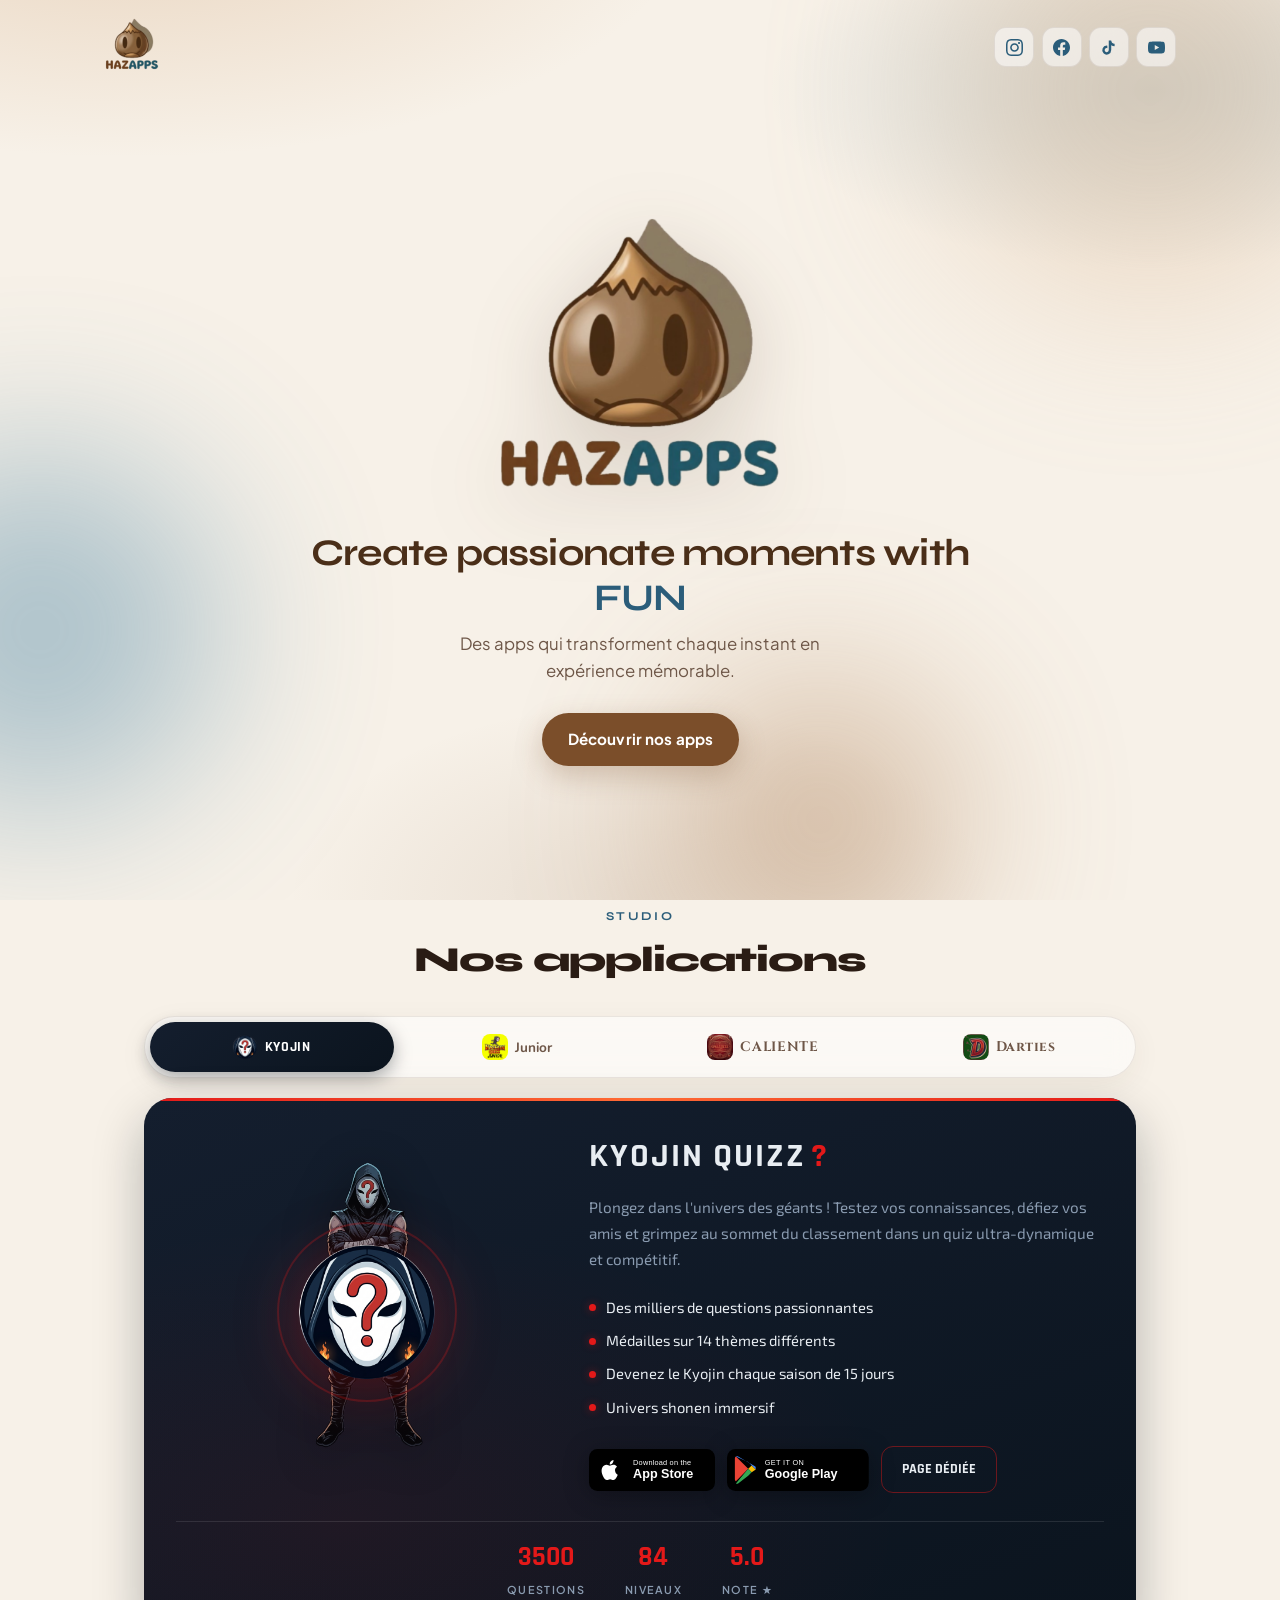
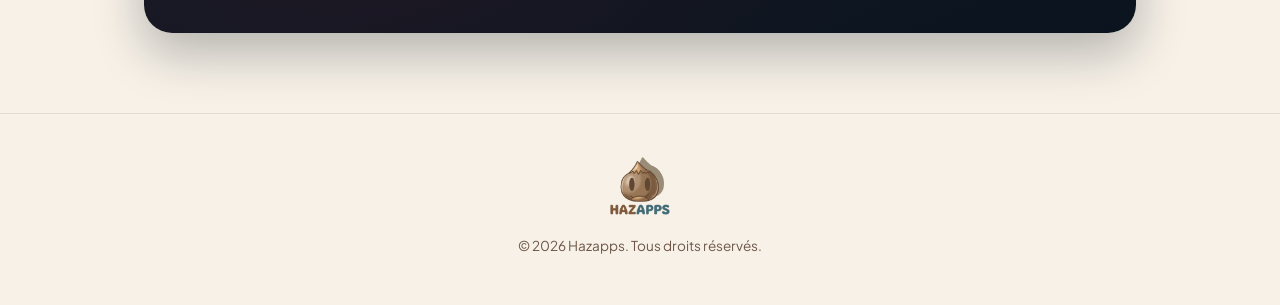
<file: index.html>
<!DOCTYPE html>
<html lang="fr">
<head>
  <meta charset="UTF-8">
  <link rel="icon" type="image/svg+xml" href="assets/Hazapp.svg">
  <meta name="viewport" content="width=device-width, initial-scale=1.0">
  <meta name="description" content="Hazapps — Create passionate moments with FUN. Kyojin Quizz, Kyojin Quizz Junior, Caliente et Darties.">
  <title>Hazapps — Create passionate moments with FUN</title>
  <link rel="preconnect" href="https://fonts.googleapis.com">
  <link rel="preconnect" href="https://fonts.gstatic.com" crossorigin>
  <link href="https://fonts.googleapis.com/css2?family=Cinzel:wght@600;700&family=Exo+2:wght@400;500;600&family=Nunito:wght@600;700;800;900&family=Plus+Jakarta+Sans:wght@400;500;600;700&family=Rajdhani:wght@600;700&family=Syne:wght@600;700;800&display=swap" rel="stylesheet">
  <link rel="stylesheet" href="styles.css">
</head>
<body>
  <div class="bg-mesh" aria-hidden="true">
    <span class="mesh mesh-a"></span>
    <span class="mesh mesh-b"></span>
    <span class="mesh mesh-c"></span>
  </div>

  <header class="topbar">
    <a href="index.html" class="topbar__brand" aria-label="Hazapps — accueil">
      <img src="assets/logo.png" alt="Hazapps" width="140" height="140">
    </a>
    <nav class="social-links" aria-label="Réseaux sociaux">
      <a href="https://www.instagram.com/kyojinquizz/" target="_blank" rel="noopener noreferrer" class="social-link" aria-label="Instagram">
        <svg viewBox="0 0 24 24" fill="currentColor"><path d="M12 2.163c3.204 0 3.584.012 4.85.07 3.252.148 4.771 1.691 4.919 4.919.058 1.265.069 1.645.069 4.849 0 3.205-.012 3.584-.069 4.849-.149 3.225-1.664 4.771-4.919 4.919-1.266.058-1.644.07-4.85.07-3.204 0-3.584-.012-4.849-.07-3.26-.149-4.771-1.699-4.919-4.92-.058-1.265-.07-1.644-.07-4.849 0-3.204.013-3.583.07-4.849.149-3.227 1.664-4.771 4.919-4.919 1.266-.057 1.645-.069 4.849-.069zm0-2.163c-3.259 0-3.667.014-4.947.072-4.358.2-6.78 2.618-6.98 6.98-.059 1.281-.073 1.689-.073 4.948 0 3.259.014 3.668.072 4.948.2 4.358 2.618 6.78 6.98 6.98 1.281.058 1.689.072 4.948.072 3.259 0 3.668-.014 4.948-.072 4.354-.2 6.782-2.618 6.979-6.98.059-1.28.073-1.689.073-4.948 0-3.259-.014-3.667-.072-4.947-.196-4.354-2.617-6.78-6.979-6.98-1.281-.059-1.69-.073-4.949-.073zm0 5.838c-3.403 0-6.162 2.759-6.162 6.162s2.759 6.163 6.162 6.163 6.162-2.759 6.162-6.163c0-3.403-2.759-6.162-6.162-6.162zm0 10.162c-2.209 0-4-1.79-4-4 0-2.209 1.791-4 4-4s4 1.791 4 4c0 2.21-1.791 4-4 4zm6.406-11.845c-.796 0-1.441.645-1.441 1.44s.645 1.44 1.441 1.44c.795 0 1.439-.645 1.439-1.44s-.644-1.44-1.439-1.44z"/></svg>
      </a>
      <a href="https://www.facebook.com/profile.php?id=61593348682160&locale=fr_FR" target="_blank" rel="noopener noreferrer" class="social-link" aria-label="Facebook">
        <svg viewBox="0 0 24 24" fill="currentColor"><path d="M24 12.073c0-6.627-5.373-12-12-12s-12 5.373-12 12c0 5.99 4.388 10.954 10.125 11.854v-8.385H7.078v-3.47h3.047V9.43c0-3.007 1.792-4.669 4.533-4.669 1.312 0 2.686.235 2.686.235v2.953H15.83c-1.491 0-1.956.925-1.956 1.874v2.25h3.328l-.532 3.47h-2.796v8.385C19.612 23.027 24 18.062 24 12.073z"/></svg>
      </a>
      <a href="https://www.tiktok.com/@kyojinquizz" target="_blank" rel="noopener noreferrer" class="social-link" aria-label="TikTok">
        <svg viewBox="0 0 24 24" fill="currentColor"><path d="M19.59 6.69a4.83 4.83 0 0 1-3.77-4.25V2h-3.45v13.67a2.89 2.89 0 0 1-5.2 1.74 2.89 2.89 0 0 1 2.31-4.64 2.93 2.93 0 0 1 .88.13V9.4a6.84 6.84 0 0 0-1-.05A6.33 6.33 0 0 0 5 20.1a6.34 6.34 0 0 0 10.86-4.43v-7a8.16 8.16 0 0 0 4.77 1.52v-3.4a4.85 4.85 0 0 1-1-.1z"/></svg>
      </a>
      <a href="https://www.youtube.com/@KyojinQuizz" target="_blank" rel="noopener noreferrer" class="social-link" aria-label="YouTube">
        <svg viewBox="0 0 24 24" fill="currentColor"><path d="M23.498 6.186a3.016 3.016 0 0 0-2.122-2.136C19.505 3.545 12 3.545 12 3.545s-7.505 0-9.377.505A3.017 3.017 0 0 0 .502 6.186C0 8.07 0 12 0 12s0 3.93.502 5.814a3.016 3.016 0 0 0 2.122 2.136c1.871.505 9.376.505 9.376.505s7.505 0 9.377-.505a3.015 3.015 0 0 0 2.122-2.136C24 15.93 24 12 24 12s0-3.93-.502-5.814zM9.545 15.568V8.432L15.818 12l-6.273 3.568z"/></svg>
      </a>
    </nav>
  </header>

  <main>
    <section class="hero">
      <div class="hero__logo-wrap">
        <img src="assets/logo.png" alt="Hazapps" class="hero__logo" width="420" height="420">
      </div>
      <p class="hero__slogan">
        Create passionate moments with <span class="hero__fun">FUN</span>
      </p>
      <p class="hero__tagline">Des apps qui transforment chaque instant en expérience mémorable.</p>
      <a href="#apps" class="hero__cta">Découvrir nos apps</a>
    </section>

    <section class="apps" id="apps" aria-labelledby="apps-title">
      <p class="apps__eyebrow">Studio</p>
      <h2 id="apps-title" class="apps__title">Nos applications</h2>

      <div class="tabs" role="tablist" aria-label="Applications Hazapps" data-active="kyojin">
        <button class="tab tab--kyojin active" role="tab" id="tab-kyojin" aria-selected="true" aria-controls="panel-kyojin" data-tab="kyojin">
          <img src="assets/KQ_Logo.png" alt="" class="tab__logo" width="28" height="28">
          <span class="tab__label">Kyojin</span>
        </button>
        <button class="tab tab--junior" role="tab" id="tab-junior" aria-selected="false" aria-controls="panel-junior" data-tab="junior">
          <img src="assets/logo_kqj.png" alt="" class="tab__logo" width="28" height="28">
          <span class="tab__label">Junior</span>
        </button>
        <button class="tab tab--caliente" role="tab" id="tab-caliente" aria-selected="false" aria-controls="panel-caliente" data-tab="caliente">
          <img src="assets/caliente_icon.png" alt="" class="tab__logo" width="28" height="28">
          <span class="tab__label">Caliente</span>
        </button>
        <button class="tab tab--darties" role="tab" id="tab-darties" aria-selected="false" aria-controls="panel-darties" data-tab="darties">
          <img src="assets/Logo_App_darties.png" alt="" class="tab__logo" width="28" height="28">
          <span class="tab__label">Darties</span>
        </button>
        <div class="tabs__slider" aria-hidden="true"></div>
      </div>

      <div class="panels">
        <article class="panel panel--kyojin active" role="tabpanel" id="panel-kyojin" aria-labelledby="tab-kyojin">
          <div class="panel__content">
            <div class="panel__visual">
              <div class="app-showcase app-showcase--kyojin">
                <img src="assets/personnage_kyojin_quizz.png" alt="" class="app-showcase__character" width="220" height="320" aria-hidden="true">
                <div class="app-showcase__logo-ring" aria-hidden="true"></div>
                <img src="assets/KQ_Logo.png" alt="Logo Kyojin Quizz" class="app-showcase__logo" width="160" height="160">
              </div>
            </div>
            <div class="panel__info">
              <h3 class="panel__name panel__name--kyojin">Kyojin Quizz</h3>
              <p class="panel__desc">
                Plongez dans l'univers des géants ! Testez vos connaissances, défiez vos amis
                et grimpez au sommet du classement dans un quiz ultra-dynamique et compétitif.
              </p>
              <ul class="panel__features">
                <li><span class="feature-dot"></span>Des milliers de questions passionnantes</li>
                <li><span class="feature-dot"></span>Médailles sur 14 thèmes différents</li>
                <li><span class="feature-dot"></span>Devenez le Kyojin chaque saison de 15 jours</li>
                <li><span class="feature-dot"></span>Univers shonen immersif</li>
              </ul>
              <div class="panel__actions panel__actions--stores">
                <a href="https://apps.apple.com/us/app/kyojin-quizz/id6795064369" class="store-badge" target="_blank" rel="noopener noreferrer" aria-label="Télécharger Kyojin Quizz sur l'App Store">
                  <svg class="store-badge__svg" viewBox="0 0 120 40" xmlns="http://www.w3.org/2000/svg" aria-hidden="true">
                    <rect width="120" height="40" rx="8" fill="#000"/>
                    <path fill="#fff" d="M24.7 20.3c0-2.3 1.9-3.4 2-3.5-1.1-1.6-2.8-1.8-3.4-1.8-1.4-.2-2.8.9-3.5.9-.7 0-1.9-.8-3.1-.8-1.6 0-3.1.9-3.9 2.4-1.7 2.9-.4 7.2 1.2 9.6.8 1.1 1.7 2.4 3 2.4 1.2 0 1.6-.8 3.1-.8s1.8.8 3.1.8c1.3 0 2.1-1.1 2.9-2.3.9-1.3 1.3-2.6 1.3-2.6s-2.5-1-2.5-3.8zm-2.3-6.8c.6-.8 1.1-1.9.9-3-.9.1-2 .6-2.6 1.4-.6.7-1.1 1.8-.9 2.9 1 .1 2-.5 2.6-1.3z"/>
                    <text x="42" y="15" fill="#fff" font-family="Arial, Helvetica, sans-serif" font-size="7" letter-spacing="0.2">Download on the</text>
                    <text x="42" y="28" fill="#fff" font-family="Arial, Helvetica, sans-serif" font-size="12" font-weight="700">App Store</text>
                  </svg>
                </a>
                <a href="https://play.google.com/store/apps/details?id=com.kyojin.quiz&pli=1" class="store-badge" target="_blank" rel="noopener noreferrer" aria-label="Télécharger Kyojin Quizz sur Google Play">
                  <svg class="store-badge__svg" viewBox="0 0 135 40" xmlns="http://www.w3.org/2000/svg" aria-hidden="true">
                    <rect width="135" height="40" rx="8" fill="#000"/>
                    <path fill="#EA4335" d="M8.5 7.2 20.2 18.9 8.5 30.6c-.6-.3-1-.9-1-1.6V8.8c0-.7.4-1.3 1-1.6z"/>
                    <path fill="#FBBC04" d="M27.4 19.5 23.5 15.6 20.2 18.9l3.3 3.3 3.9-2.7z"/>
                    <path fill="#4285F4" d="M27.4 19.5 20.2 12.3 8.5 7.2c.3-.2.6-.3 1-.3.4 0 .8.1 1.1.3l16 9.3c.5.3.8.8.8 1.4 0 .2 0 .3-.1.5z"/>
                    <path fill="#34A853" d="M20.2 25.5 10.6 32.8c-.3.2-.7.3-1.1.3-.4 0-.7-.1-1-.3L20.2 18.9l3.3 3.3-3.3 3.3z"/>
                    <text x="36" y="15" fill="#fff" font-family="Arial, Helvetica, sans-serif" font-size="7" letter-spacing="0.3">GET IT ON</text>
                    <text x="36" y="28" fill="#fff" font-family="Arial, Helvetica, sans-serif" font-size="12" font-weight="700">Google Play</text>
                  </svg>
                </a>
                <a href="kyojin-quizz.html" class="btn btn--ghost btn--kyojin">Page dédiée</a>
              </div>
            </div>
          </div>
          <div class="panel__stats">
            <div class="stat"><span class="stat__value" data-count="3500">0</span><span class="stat__label">Questions</span></div>
            <div class="stat"><span class="stat__value" data-count="84">0</span><span class="stat__label">Niveaux</span></div>
            <div class="stat"><span class="stat__value" data-count="5" data-decimal="true">0</span><span class="stat__label">Note ★</span></div>
          </div>
        </article>

        <article class="panel panel--caliente" role="tabpanel" id="panel-caliente" aria-labelledby="tab-caliente" hidden>
          <div class="panel__content">
            <div class="panel__visual">
              <div class="app-showcase app-showcase--caliente">
                <div class="app-showcase__glow app-showcase__glow--caliente" aria-hidden="true"></div>
                <img src="assets/logo_caliente.png" alt="Logo Caliente" class="app-showcase__logo app-showcase__logo--caliente" width="320" height="140">
              </div>
            </div>
            <div class="panel__info">
              <h3 class="panel__name panel__name--caliente">Caliente</h3>
              <p class="panel__desc">
                Le plateau des plaisirs coupables. Défis, mini-jeux et ambiances torrides
                pour pimenter vos soirées à deux — du fun léger au mode plus… caliente.
              </p>
              <ul class="panel__features">
                <li><span class="feature-dot"></span>Plateau interactif &amp; dés 3D</li>
                <li><span class="feature-dot"></span>Mini-jeux et défis pour couples</li>
                <li><span class="feature-dot"></span>Modes Standard, Sexy &amp; Quizz</li>
                <li><span class="feature-dot"></span>Nouveaux contenus chaque mois</li>
              </ul>
              <div class="panel__actions panel__actions--stores">
                <a href="https://play.google.com/store/apps/details?id=com.hazapps.sa2gameV2&hl=fr" class="store-badge" target="_blank" rel="noopener noreferrer" aria-label="Télécharger Caliente sur Google Play">
                  <svg class="store-badge__svg" viewBox="0 0 135 40" xmlns="http://www.w3.org/2000/svg" aria-hidden="true">
                    <rect width="135" height="40" rx="8" fill="#000"/>
                    <path fill="#EA4335" d="M8.5 7.2 20.2 18.9 8.5 30.6c-.6-.3-1-.9-1-1.6V8.8c0-.7.4-1.3 1-1.6z"/>
                    <path fill="#FBBC04" d="M27.4 19.5 23.5 15.6 20.2 18.9l3.3 3.3 3.9-2.7z"/>
                    <path fill="#4285F4" d="M27.4 19.5 20.2 12.3 8.5 7.2c.3-.2.6-.3 1-.3.4 0 .8.1 1.1.3l16 9.3c.5.3.8.8.8 1.4 0 .2 0 .3-.1.5z"/>
                    <path fill="#34A853" d="M20.2 25.5 10.6 32.8c-.3.2-.7.3-1.1.3-.4 0-.7-.1-1-.3L20.2 18.9l3.3 3.3-3.3 3.3z"/>
                    <text x="36" y="15" fill="#fff" font-family="Arial, Helvetica, sans-serif" font-size="7" letter-spacing="0.3">GET IT ON</text>
                    <text x="36" y="28" fill="#fff" font-family="Arial, Helvetica, sans-serif" font-size="12" font-weight="700">Google Play</text>
                  </svg>
                </a>
                <span class="btn btn--ghost btn--caliente btn--disabled" aria-disabled="true">App Store bientôt</span>
              </div>
            </div>
          </div>
          <div class="panel__stats">
            <div class="stat"><span class="stat__value" data-count="5">0</span><span class="stat__label">Mini-jeux</span></div>
            <div class="stat"><span class="stat__value" data-count="3">0</span><span class="stat__label">Modes</span></div>
            <div class="stat"><span class="stat__value" data-count="4.9" data-decimal="true">0</span><span class="stat__label">Note ★</span></div>
          </div>
        </article>

        <article class="panel panel--darties" role="tabpanel" id="panel-darties" aria-labelledby="tab-darties" hidden>
          <div class="panel__content">
            <div class="panel__visual">
              <div class="app-showcase app-showcase--darties">
                <div class="app-showcase__glow app-showcase__glow--darties" aria-hidden="true"></div>
                <img src="assets/Logo_App_darties.png" alt="Logo Darties" class="app-showcase__logo app-showcase__logo--darties" width="180" height="180">
              </div>
            </div>
            <div class="panel__info">
              <h3 class="panel__name panel__name--darties">Darties</h3>
              <p class="panel__desc">
                Le compagnon ultime pour vos parties de fléchettes. Comptez les points,
                suivez vos stats et défiez vos amis — ambiance salle de fléchettes garantie.
              </p>
              <ul class="panel__features">
                <li><span class="feature-dot"></span>Modes X01, Cricket, Shanghai &amp; plus</li>
                <li><span class="feature-dot"></span>Suivi des stats et historique des parties</li>
                <li><span class="feature-dot"></span>Multijoueur local et amis Darties</li>
                <li><span class="feature-dot"></span>Ambiance vintage salle de fléchettes</li>
              </ul>
              <div class="panel__actions panel__actions--stores">
                <a href="https://apps.apple.com/fr/app/darties/id6808642733" class="store-badge" target="_blank" rel="noopener noreferrer" aria-label="Télécharger Darties sur l'App Store">
                  <svg class="store-badge__svg" viewBox="0 0 120 40" xmlns="http://www.w3.org/2000/svg" aria-hidden="true">
                    <rect width="120" height="40" rx="8" fill="#000"/>
                    <path fill="#fff" d="M24.7 20.3c0-2.3 1.9-3.4 2-3.5-1.1-1.6-2.8-1.8-3.4-1.8-1.4-.2-2.8.9-3.5.9-.7 0-1.9-.8-3.1-.8-1.6 0-3.1.9-3.9 2.4-1.7 2.9-.4 7.2 1.2 9.6.8 1.1 1.7 2.4 3 2.4 1.2 0 1.6-.8 3.1-.8s1.8.8 3.1.8c1.3 0 2.1-1.1 2.9-2.3.9-1.3 1.3-2.6 1.3-2.6s-2.5-1-2.5-3.8zm-2.3-6.8c.6-.8 1.1-1.9.9-3-.9.1-2 .6-2.6 1.4-.6.7-1.1 1.8-.9 2.9 1 .1 2-.5 2.6-1.3z"/>
                    <text x="42" y="15" fill="#fff" font-family="Arial, Helvetica, sans-serif" font-size="7" letter-spacing="0.2">Download on the</text>
                    <text x="42" y="28" fill="#fff" font-family="Arial, Helvetica, sans-serif" font-size="12" font-weight="700">App Store</text>
                  </svg>
                </a>
                <a href="https://play.google.com/store/apps/details?id=com.hazapps.darties" class="store-badge" target="_blank" rel="noopener noreferrer" aria-label="Télécharger Darties sur Google Play">
                  <svg class="store-badge__svg" viewBox="0 0 135 40" xmlns="http://www.w3.org/2000/svg" aria-hidden="true">
                    <rect width="135" height="40" rx="8" fill="#000"/>
                    <path fill="#EA4335" d="M8.5 7.2 20.2 18.9 8.5 30.6c-.6-.3-1-.9-1-1.6V8.8c0-.7.4-1.3 1-1.6z"/>
                    <path fill="#FBBC04" d="M27.4 19.5 23.5 15.6 20.2 18.9l3.3 3.3 3.9-2.7z"/>
                    <path fill="#4285F4" d="M27.4 19.5 20.2 12.3 8.5 7.2c.3-.2.6-.3 1-.3.4 0 .8.1 1.1.3l16 9.3c.5.3.8.8.8 1.4 0 .2 0 .3-.1.5z"/>
                    <path fill="#34A853" d="M20.2 25.5 10.6 32.8c-.3.2-.7.3-1.1.3-.4 0-.7-.1-1-.3L20.2 18.9l3.3 3.3-3.3 3.3z"/>
                    <text x="36" y="15" fill="#fff" font-family="Arial, Helvetica, sans-serif" font-size="7" letter-spacing="0.3">GET IT ON</text>
                    <text x="36" y="28" fill="#fff" font-family="Arial, Helvetica, sans-serif" font-size="12" font-weight="700">Google Play</text>
                  </svg>
                </a>
              </div>
            </div>
          </div>
          <div class="panel__stats">
            <div class="stat"><span class="stat__value" data-count="5">0</span><span class="stat__label">Modes</span></div>
            <div class="stat"><span class="stat__value" data-count="2">0</span><span class="stat__label">Plateformes</span></div>
            <div class="stat"><span class="stat__value" data-count="∞">0</span><span class="stat__label">Parties</span></div>
          </div>
        </article>

        <article class="panel panel--junior" role="tabpanel" id="panel-junior" aria-labelledby="tab-junior" hidden>
          <div class="panel__content">
            <div class="panel__visual">
              <div class="app-showcase app-showcase--junior">
                <div class="app-showcase__glow app-showcase__glow--junior" aria-hidden="true"></div>
                <img src="assets/logo_kqj.png" alt="Logo Kyojin Quizz Junior" class="app-showcase__logo app-showcase__logo--junior" width="200" height="200">
              </div>
            </div>
            <div class="panel__info">
              <h3 class="panel__name panel__name--junior">Kyojin Quizz Junior</h3>
              <p class="panel__desc">
                Le petit frère de Kyojin Quizz : quiz éducatif fun pour les 6–11 ans (CP à CM2),
                puis une course d’aventure pour gagner des pièces et personnaliser son avatar.
              </p>
              <ul class="panel__features">
                <li><span class="feature-dot"></span>Questions adaptées CP · CE1 · CE2 · CM1 · CM2</li>
                <li><span class="feature-dot"></span>Course d’aventure après chaque quiz</li>
                <li><span class="feature-dot"></span>Classements entre amis uniquement</li>
                <li><span class="feature-dot"></span>Boutique d’avatars pour personnaliser son héros</li>
              </ul>
              <div class="panel__actions">
                <span class="btn btn--primary btn--junior btn--disabled" aria-disabled="true">Bientôt disponible</span>
              </div>
            </div>
          </div>
          <div class="panel__stats">
            <div class="stat"><span class="stat__value" data-count="5">0</span><span class="stat__label">Classes</span></div>
            <div class="stat"><span class="stat__value" data-count="6">0</span><span class="stat__label">Âge min.</span></div>
            <div class="stat"><span class="stat__value" data-count="11">0</span><span class="stat__label">Âge max.</span></div>
          </div>
        </article>
      </div>
    </section>
  </main>

  <footer class="footer">
    <img src="assets/logo.png" alt="Hazapps" class="footer__logo" width="96" height="96">
    <p>&copy; 2026 Hazapps. Tous droits réservés.</p>
  </footer>

  <script src="script.js"></script>
</body>
</html>
</file>
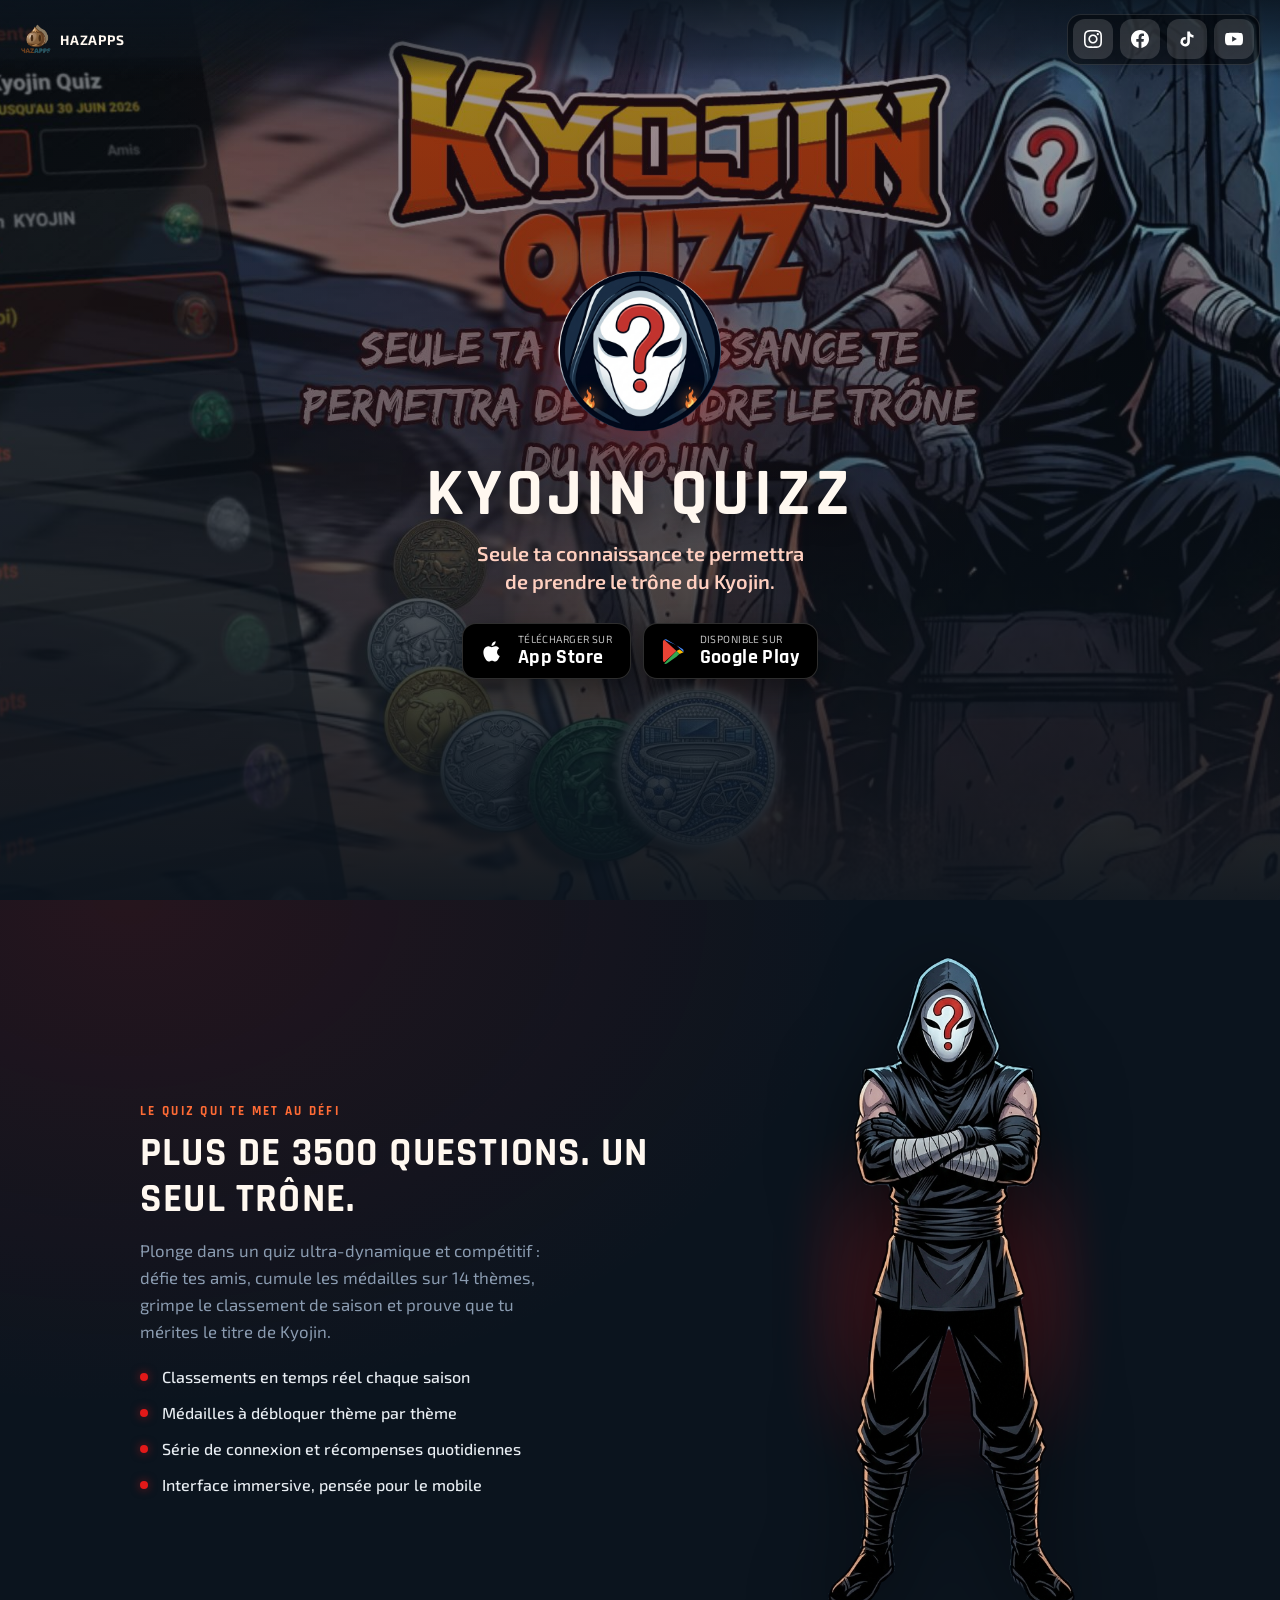
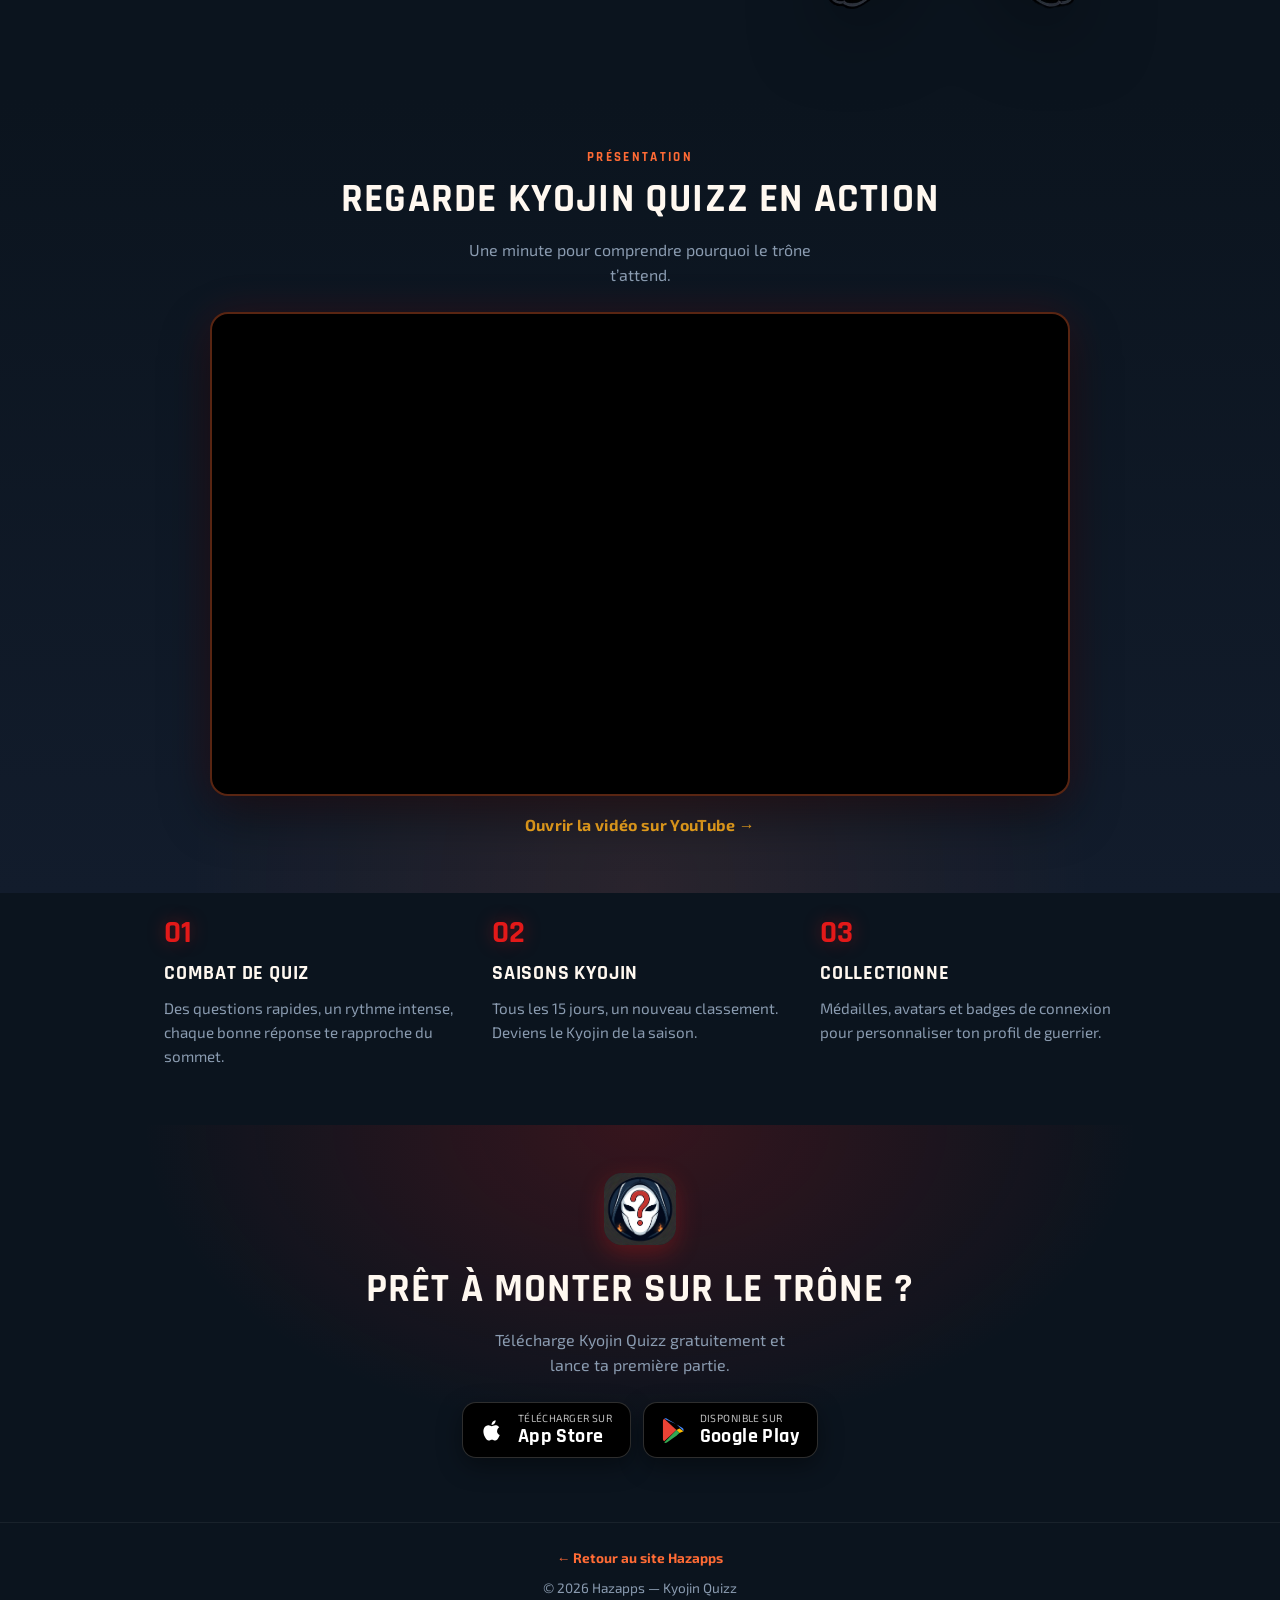
<file: kyojin-quizz.html>
<!DOCTYPE html>
<html lang="fr">
<head>
  <meta charset="UTF-8">
  <meta name="viewport" content="width=device-width, initial-scale=1.0">
  <link rel="icon" type="image/png" href="assets/kq/icone.png">
  <meta name="description" content="Kyojin Quizz — Seule ta connaissance te permettra de prendre le trône du Kyojin. Quiz ultra-dynamique, classements, médailles. Dispo sur Android et iOS.">
  <meta property="og:title" content="Kyojin Quizz — Prends le trône">
  <meta property="og:description" content="Teste tes connaissances, grimpe au classement et devient le Kyojin.">
  <meta property="og:image" content="assets/kq/youtube-back.jpg">
  <title>Kyojin Quizz — Prends le trône</title>
  <link rel="preconnect" href="https://fonts.googleapis.com">
  <link rel="preconnect" href="https://fonts.gstatic.com" crossorigin>
  <link href="https://fonts.googleapis.com/css2?family=Exo+2:wght@400;500;600;700&family=Rajdhani:wght@600;700&display=swap" rel="stylesheet">
  <link rel="stylesheet" href="kyojin-quizz.css?v=2">
</head>
<body class="kq-page">
  <a class="skip-link" href="#download">Télécharger Kyojin Quizz</a>

  <header class="kq-top">
    <a href="index.html" class="kq-top__home" aria-label="Retour Hazapps">
      <img src="assets/logo.png" alt="" width="36" height="36">
      <span>Hazapps</span>
    </a>
    <nav class="kq-top__social" aria-label="Réseaux Kyojin Quizz">
      <a href="https://www.instagram.com/kyojinquizz/" target="_blank" rel="noopener noreferrer" class="kq-social" aria-label="Instagram">
        <svg viewBox="0 0 24 24" width="18" height="18" aria-hidden="true"><path fill="#ffffff" d="M12 2.163c3.204 0 3.584.012 4.85.07 3.252.148 4.771 1.691 4.919 4.919.058 1.265.069 1.645.069 4.849 0 3.205-.012 3.584-.069 4.849-.149 3.225-1.664 4.771-4.919 4.919-1.266.058-1.644.07-4.85.07-3.204 0-3.584-.012-4.849-.07-3.26-.149-4.771-1.699-4.919-4.92-.058-1.265-.07-1.644-.07-4.849 0-3.204.013-3.583.07-4.849.149-3.227 1.664-4.771 4.919-4.919 1.266-.057 1.645-.069 4.849-.069zm0-2.163c-3.259 0-3.667.014-4.947.072-4.358.2-6.78 2.618-6.98 6.98-.059 1.281-.073 1.689-.073 4.948 0 3.259.014 3.668.072 4.948.2 4.358 2.618 6.78 6.98 6.98 1.281.058 1.689.072 4.948.072 3.259 0 3.668-.014 4.948-.072 4.354-.2 6.782-2.618 6.979-6.98.059-1.28.073-1.689.073-4.948 0-3.259-.014-3.667-.072-4.947-.196-4.354-2.617-6.78-6.979-6.98-1.281-.059-1.69-.073-4.949-.073zm0 5.838c-3.403 0-6.162 2.759-6.162 6.162s2.759 6.163 6.162 6.163 6.162-2.759 6.162-6.163c0-3.403-2.759-6.162-6.162-6.162zm0 10.162c-2.209 0-4-1.79-4-4 0-2.209 1.791-4 4-4s4 1.791 4 4c0 2.21-1.791 4-4 4zm6.406-11.845c-.796 0-1.441.645-1.441 1.44s.645 1.44 1.441 1.44c.795 0 1.439-.645 1.439-1.44s-.644-1.44-1.439-1.44z"/></svg>
      </a>
      <a href="https://www.facebook.com/profile.php?id=61593348682160&locale=fr_FR" target="_blank" rel="noopener noreferrer" class="kq-social" aria-label="Facebook">
        <svg viewBox="0 0 24 24" width="18" height="18" aria-hidden="true"><path fill="#ffffff" d="M24 12.073c0-6.627-5.373-12-12-12s-12 5.373-12 12c0 5.99 4.388 10.954 10.125 11.854v-8.385H7.078v-3.47h3.047V9.43c0-3.007 1.792-4.669 4.533-4.669 1.312 0 2.686.235 2.686.235v2.953H15.83c-1.491 0-1.956.925-1.956 1.874v2.25h3.328l-.532 3.47h-2.796v8.385C19.612 23.027 24 18.062 24 12.073z"/></svg>
      </a>
      <a href="https://www.tiktok.com/@kyojinquizz" target="_blank" rel="noopener noreferrer" class="kq-social" aria-label="TikTok">
        <svg viewBox="0 0 24 24" width="18" height="18" aria-hidden="true"><path fill="#ffffff" d="M19.59 6.69a4.83 4.83 0 0 1-3.77-4.25V2h-3.45v13.67a2.89 2.89 0 0 1-5.2 1.74 2.89 2.89 0 0 1 2.31-4.64 2.93 2.93 0 0 1 .88.13V9.4a6.84 6.84 0 0 0-1-.05A6.33 6.33 0 0 0 5 20.1a6.34 6.34 0 0 0 10.86-4.43v-7a8.16 8.16 0 0 0 4.77 1.52v-3.4a4.85 4.85 0 0 1-1-.1z"/></svg>
      </a>
      <a href="https://www.youtube.com/@KyojinQuizz" target="_blank" rel="noopener noreferrer" class="kq-social" aria-label="YouTube">
        <svg viewBox="0 0 24 24" width="18" height="18" aria-hidden="true"><path fill="#ffffff" d="M23.498 6.186a3.016 3.016 0 0 0-2.122-2.136C19.505 3.545 12 3.545 12 3.545s-7.505 0-9.377.505A3.017 3.017 0 0 0 .502 6.186C0 8.07 0 12 0 12s0 3.93.502 5.814a3.016 3.016 0 0 0 2.122 2.136c1.871.505 9.376.505 9.376.505s7.505 0 9.377-.505a3.015 3.015 0 0 0 2.122-2.136C24 15.93 24 12 24 12s0-3.93-.502-5.814zM9.545 15.568V8.432L15.818 12l-6.273 3.568z"/></svg>
      </a>
    </nav>
  </header>

  <main>
    <!-- Hero full-bleed -->
    <section class="kq-hero" aria-label="Kyojin Quizz">
      <div class="kq-hero__media" aria-hidden="true">
        <img src="assets/kq/youtube-back.jpg" alt="" class="kq-hero__bg">
        <div class="kq-hero__shade"></div>
      </div>

      <div class="kq-hero__content">
        <img
          src="assets/kq/logo.png"
          alt="Kyojin Quizz"
          class="kq-hero__logo"
          width="200"
          height="200"
        >
        <h1 class="kq-hero__title">Kyojin Quizz</h1>
        <p class="kq-hero__tagline">
          Seule ta connaissance te permettra de prendre le trône du Kyojin.
        </p>

        <div id="download" class="kq-stores">
          <a
            class="kq-store kq-store--apple"
            href="https://apps.apple.com/us/app/kyojin-quizz/id6795064369"
            target="_blank"
            rel="noopener noreferrer"
          >
            <svg viewBox="0 0 24 24" fill="currentColor" aria-hidden="true"><path d="M16.365 12.84c-.02-2.16 1.77-3.2 1.85-3.25-1.01-1.48-2.58-1.68-3.14-1.7-1.34-.14-2.61.79-3.29.79-.68 0-1.73-.77-2.85-.75-1.47.02-2.82.85-3.57 2.17-1.52 2.64-.39 6.54 1.09 8.68.72 1.05 1.58 2.23 2.71 2.19 1.09-.04 1.5-.7 2.81-.7 1.31 0 1.68.7 2.83.68 1.17-.02 1.91-1.07 2.62-2.13.83-1.21 1.17-2.38 1.19-2.44-.03-.01-2.28-.87-2.3-3.45zm-2.16-6.37c.6-.73 1-1.74.89-2.75-.86.03-1.9.57-2.52 1.3-.55.64-1.04 1.67-.91 2.65.96.07 1.94-.49 2.54-1.2z"/></svg>
            <span class="kq-store__text">
              <span class="kq-store__eyebrow">Télécharger sur</span>
              <span class="kq-store__name">App Store</span>
            </span>
          </a>
          <a
            class="kq-store kq-store--google"
            href="https://play.google.com/store/apps/details?id=com.kyojin.quiz&pli=1"
            target="_blank"
            rel="noopener noreferrer"
          >
            <svg viewBox="0 0 24 24" aria-hidden="true">
              <path fill="#EA4335" d="M3.6 2.4 14.1 12 3.6 21.6c-.7-.4-1.1-1.1-1.1-1.9V4.3c0-.8.4-1.5 1.1-1.9z"/>
              <path fill="#FBBC04" d="M20.2 13.1 16.7 10.7 14.1 12l2.6 2.6 3.5-1.5z"/>
              <path fill="#4285F4" d="M20.2 13.1 14.1 7.1 3.6 2.4c.3-.2.7-.4 1.1-.4.5 0 .9.1 1.3.4l13.4 7.8c.5.3.8.8.8 1.4 0 .2 0 .3-.1.5z"/>
              <path fill="#34A853" d="M14.1 16.9 5.9 22.8c-.4.2-.8.3-1.2.3-.4 0-.8-.1-1.1-.3L14.1 12l2.6 2.6-2.6 2.3z"/>
            </svg>
            <span class="kq-store__text">
              <span class="kq-store__eyebrow">Disponible sur</span>
              <span class="kq-store__name">Google Play</span>
            </span>
          </a>
        </div>
      </div>
    </section>

    <!-- Pitch -->
    <section class="kq-pitch">
      <div class="kq-pitch__grid">
        <div class="kq-pitch__copy">
          <p class="kq-eyebrow">Le quiz qui te met au défi</p>
          <h2 class="kq-section-title">Plus de 3500 questions. Un seul trône.</h2>
          <p class="kq-pitch__text">
            Plonge dans un quiz ultra-dynamique et compétitif : défie tes amis, cumule les médailles
            sur 14 thèmes, grimpe le classement de saison et prouve que tu mérites le titre de Kyojin.
          </p>
          <ul class="kq-checklist">
            <li>Classements en temps réel chaque saison</li>
            <li>Médailles à débloquer thème par thème</li>
            <li>Série de connexion et récompenses quotidiennes</li>
            <li>Interface immersive, pensée pour le mobile</li>
          </ul>
        </div>
        <div class="kq-pitch__visual">
          <img
            src="assets/kq/personnage.png"
            alt="Personnage masqué Kyojin Quizz"
            class="kq-pitch__char"
            width="280"
            height="400"
          >
          <div class="kq-pitch__glow" aria-hidden="true"></div>
        </div>
      </div>
    </section>

    <!-- Video -->
    <section class="kq-video" aria-labelledby="video-title">
      <p class="kq-eyebrow">Présentation</p>
      <h2 id="video-title" class="kq-section-title">Regarde Kyojin Quizz en action</h2>
      <p class="kq-video__lead">Une minute pour comprendre pourquoi le trône t’attend.</p>
      <div class="kq-video__frame">
        <iframe
          src="https://www.youtube.com/embed/oAqJ4SurBnk?rel=0"
          title="Présentation Kyojin Quizz"
          allow="accelerometer; autoplay; clipboard-write; encrypted-media; gyroscope; picture-in-picture; web-share"
          allowfullscreen
          loading="lazy"
        ></iframe>
      </div>
      <a
        class="kq-video__link"
        href="https://www.youtube.com/watch?v=oAqJ4SurBnk"
        target="_blank"
        rel="noopener noreferrer"
      >
        Ouvrir la vidéo sur YouTube →
      </a>
    </section>

    <!-- Features strip -->
    <section class="kq-features" aria-label="Points forts">
      <article class="kq-feature">
        <span class="kq-feature__num">01</span>
        <h3>Combat de quiz</h3>
        <p>Des questions rapides, un rythme intense, chaque bonne réponse te rapproche du sommet.</p>
      </article>
      <article class="kq-feature">
        <span class="kq-feature__num">02</span>
        <h3>Saisons Kyojin</h3>
        <p>Tous les 15 jours, un nouveau classement. Deviens le Kyojin de la saison.</p>
      </article>
      <article class="kq-feature">
        <span class="kq-feature__num">03</span>
        <h3>Collectionne</h3>
        <p>Médailles, avatars et badges de connexion pour personnaliser ton profil de guerrier.</p>
      </article>
    </section>

    <!-- Final CTA -->
    <section class="kq-cta">
      <img src="assets/kq/logo-petit.png" alt="" class="kq-cta__mark" width="72" height="72" aria-hidden="true">
      <h2 class="kq-section-title">Prêt à monter sur le trône&nbsp;?</h2>
      <p class="kq-cta__text">Télécharge Kyojin Quizz gratuitement et lance ta première partie.</p>
      <div class="kq-stores kq-stores--center">
        <a
          class="kq-store kq-store--apple"
          href="https://apps.apple.com/us/app/kyojin-quizz/id6795064369"
          target="_blank"
          rel="noopener noreferrer"
        >
          <svg viewBox="0 0 24 24" fill="currentColor" aria-hidden="true"><path d="M16.365 12.84c-.02-2.16 1.77-3.2 1.85-3.25-1.01-1.48-2.58-1.68-3.14-1.7-1.34-.14-2.61.79-3.29.79-.68 0-1.73-.77-2.85-.75-1.47.02-2.82.85-3.57 2.17-1.52 2.64-.39 6.54 1.09 8.68.72 1.05 1.58 2.23 2.71 2.19 1.09-.04 1.5-.7 2.81-.7 1.31 0 1.68.7 2.83.68 1.17-.02 1.91-1.07 2.62-2.13.83-1.21 1.17-2.38 1.19-2.44-.03-.01-2.28-.87-2.3-3.45zm-2.16-6.37c.6-.73 1-1.74.89-2.75-.86.03-1.9.57-2.52 1.3-.55.64-1.04 1.67-.91 2.65.96.07 1.94-.49 2.54-1.2z"/></svg>
          <span class="kq-store__text">
            <span class="kq-store__eyebrow">Télécharger sur</span>
            <span class="kq-store__name">App Store</span>
          </span>
        </a>
        <a
          class="kq-store kq-store--google"
          href="https://play.google.com/store/apps/details?id=com.kyojin.quiz&pli=1"
          target="_blank"
          rel="noopener noreferrer"
        >
          <svg viewBox="0 0 24 24" aria-hidden="true">
            <path fill="#EA4335" d="M3.6 2.4 14.1 12 3.6 21.6c-.7-.4-1.1-1.1-1.1-1.9V4.3c0-.8.4-1.5 1.1-1.9z"/>
            <path fill="#FBBC04" d="M20.2 13.1 16.7 10.7 14.1 12l2.6 2.6 3.5-1.5z"/>
            <path fill="#4285F4" d="M20.2 13.1 14.1 7.1 3.6 2.4c.3-.2.7-.4 1.1-.4.5 0 .9.1 1.3.4l13.4 7.8c.5.3.8.8.8 1.4 0 .2 0 .3-.1.5z"/>
            <path fill="#34A853" d="M14.1 16.9 5.9 22.8c-.4.2-.8.3-1.2.3-.4 0-.8-.1-1.1-.3L14.1 12l2.6 2.6-2.6 2.3z"/>
          </svg>
          <span class="kq-store__text">
            <span class="kq-store__eyebrow">Disponible sur</span>
            <span class="kq-store__name">Google Play</span>
          </span>
        </a>
      </div>
    </section>
  </main>

  <footer class="kq-footer">
    <a href="index.html">← Retour au site Hazapps</a>
    <p>&copy; 2026 Hazapps — Kyojin Quizz</p>
  </footer>

  <!-- Sticky mobile download bar -->
  <div class="kq-sticky" role="navigation" aria-label="Téléchargement rapide">
    <a
      class="kq-sticky__btn kq-sticky__btn--apple"
      href="https://apps.apple.com/us/app/kyojin-quizz/id6795064369"
      target="_blank"
      rel="noopener noreferrer"
      aria-label="Télécharger sur l'App Store"
    >
      <svg viewBox="0 0 24 24" fill="currentColor" aria-hidden="true"><path d="M16.365 12.84c-.02-2.16 1.77-3.2 1.85-3.25-1.01-1.48-2.58-1.68-3.14-1.7-1.34-.14-2.61.79-3.29.79-.68 0-1.73-.77-2.85-.75-1.47.02-2.82.85-3.57 2.17-1.52 2.64-.39 6.54 1.09 8.68.72 1.05 1.58 2.23 2.71 2.19 1.09-.04 1.5-.7 2.81-.7 1.31 0 1.68.7 2.83.68 1.17-.02 1.91-1.07 2.62-2.13.83-1.21 1.17-2.38 1.19-2.44-.03-.01-2.28-.87-2.3-3.45zm-2.16-6.37c.6-.73 1-1.74.89-2.75-.86.03-1.9.57-2.52 1.3-.55.64-1.04 1.67-.91 2.65.96.07 1.94-.49 2.54-1.2z"/></svg>
      <span>App Store</span>
    </a>
    <a
      class="kq-sticky__btn kq-sticky__btn--google"
      href="https://play.google.com/store/apps/details?id=com.kyojin.quiz&pli=1"
      target="_blank"
      rel="noopener noreferrer"
      aria-label="Télécharger sur Google Play"
    >
      <svg viewBox="0 0 24 24" aria-hidden="true">
        <path fill="#EA4335" d="M3.6 2.4 14.1 12 3.6 21.6c-.7-.4-1.1-1.1-1.1-1.9V4.3c0-.8.4-1.5 1.1-1.9z"/>
        <path fill="#FBBC04" d="M20.2 13.1 16.7 10.7 14.1 12l2.6 2.6 3.5-1.5z"/>
        <path fill="#4285F4" d="M20.2 13.1 14.1 7.1 3.6 2.4c.3-.2.7-.4 1.1-.4.5 0 .9.1 1.3.4l13.4 7.8c.5.3.8.8.8 1.4 0 .2 0 .3-.1.5z"/>
        <path fill="#34A853" d="M14.1 16.9 5.9 22.8c-.4.2-.8.3-1.2.3-.4 0-.8-.1-1.1-.3L14.1 12l2.6 2.6-2.6 2.3z"/>
      </svg>
      <span>Google Play</span>
    </a>
  </div>
</body>
</html>
</file>
<file: styles.css>
/* Hazapps — vitrine moderne */
:root {
  --brown: #7B4E2A;
  --brown-dark: #4A2E18;
  --teal: #2B5D7A;
  --teal-soft: #3A7A9E;
  --sand: #F7F1E8;
  --sand-2: #EFE6D8;
  --ink: #2A1C14;
  --muted: #6E5748;
  --surface: rgba(255, 252, 248, 0.72);
  --line: rgba(74, 46, 24, 0.1);
  --radius: 18px;
  --radius-lg: 28px;
  --spring: cubic-bezier(0.34, 1.56, 0.64, 1);
  --smooth: cubic-bezier(0.4, 0, 0.2, 1);
  --font-display: 'Syne', sans-serif;
  --font-body: 'Plus Jakarta Sans', sans-serif;

  --kq-navy: #0B141E;
  --kq-navy-light: #141E2E;
  --kq-red: #E31919;
  --kq-red-glow: rgba(227, 25, 25, 0.45);
  --kq-orange: #FF6B35;
  --kq-text: #E8EDF2;
  --kq-text-muted: #8A9BB0;

  --ca-black: #080404;
  --ca-crimson: #C41E2A;
  --ca-crimson-dark: #8B141C;
  --ca-orange: #E87828;
  --ca-ivory: #F5EDE0;
  --ca-glow: rgba(196, 30, 42, 0.4);
  --ca-text-muted: #A89080;

  --dt-deep: #0A1214;
  --dt-mid: #121C1F;
  --dt-brick: #9C2F2A;
  --dt-brass: #C9A84C;
  --dt-cream: #EDE4D0;
  --dt-muted: #A89878;
  --dt-glow: rgba(201, 168, 76, 0.35);

  --kqj-yellow: #FFD54F;
  --kqj-yellow-deep: #F4C430;
  --kqj-sky: #7EC8E3;
  --kqj-paper: #FFF8E7;
  --kqj-red: #E31C23;
  --kqj-teal: #1B4F72;
  --kqj-ink: #1A1A1A;
  --kqj-muted: #5A6A72;
}

*, *::before, *::after { box-sizing: border-box; margin: 0; padding: 0; }

html { scroll-behavior: smooth; }

body {
  font-family: var(--font-body);
  background: var(--sand);
  color: var(--ink);
  min-height: 100vh;
  overflow-x: hidden;
  line-height: 1.6;
}

/* Mesh background */
.bg-mesh {
  position: fixed;
  inset: 0;
  pointer-events: none;
  z-index: 0;
  overflow: hidden;
  background:
    radial-gradient(ellipse 80% 50% at 10% -10%, rgba(217, 180, 143, 0.45), transparent 55%),
    radial-gradient(ellipse 60% 40% at 90% 10%, rgba(58, 122, 158, 0.22), transparent 50%),
    radial-gradient(ellipse 50% 40% at 50% 100%, rgba(123, 78, 42, 0.12), transparent 55%),
    var(--sand);
}

.mesh {
  position: absolute;
  border-radius: 50%;
  filter: blur(90px);
  opacity: 0.4;
  animation: meshDrift 18s ease-in-out infinite;
}

.mesh-a { width: 420px; height: 420px; background: #D9B48F; top: -120px; right: -80px; }
.mesh-b { width: 360px; height: 360px; background: #3A7A9E; bottom: 10%; left: -140px; animation-delay: -6s; }
.mesh-c { width: 280px; height: 280px; background: #A06B3D; bottom: -60px; right: 25%; animation-delay: -12s; }

@keyframes meshDrift {
  0%, 100% { transform: translate(0, 0) scale(1); }
  50% { transform: translate(18px, -22px) scale(1.06); }
}

/* Topbar */
.topbar {
  position: relative;
  z-index: 20;
  display: flex;
  align-items: center;
  justify-content: space-between;
  max-width: 1120px;
  margin: 0 auto;
  padding: 1rem 1.5rem;
}

.topbar__brand img {
  width: auto;
  height: 56px;
  object-fit: contain;
  transition: transform 0.35s var(--spring);
}

.topbar__brand:hover img {
  transform: scale(1.04) rotate(-2deg);
}

.social-links {
  display: flex;
  gap: 0.45rem;
}

.social-link {
  display: inline-flex;
  align-items: center;
  justify-content: center;
  width: 40px;
  height: 40px;
  border-radius: 12px;
  color: var(--teal);
  background: rgba(255, 255, 255, 0.55);
  border: 1px solid var(--line);
  backdrop-filter: blur(10px);
  transition: transform 0.3s var(--spring), background 0.25s, color 0.25s;
}

.social-link svg { width: 17px; height: 17px; display: block; }

.social-link:hover {
  background: var(--brown);
  color: #fff;
  border-color: transparent;
  transform: translateY(-3px);
}

/* Hero */
main { position: relative; z-index: 1; }

.hero {
  text-align: center;
  max-width: 760px;
  margin: 0 auto;
  padding: 1.5rem 1.5rem 3.5rem;
  min-height: calc(100svh - 88px);
  display: flex;
  flex-direction: column;
  align-items: center;
  justify-content: center;
}

.hero__logo-wrap {
  margin-bottom: 1.25rem;
  animation: riseIn 0.9s var(--smooth) both;
}

.hero__logo {
  width: min(300px, 72vw);
  height: auto;
  filter: drop-shadow(0 18px 40px rgba(74, 46, 24, 0.18));
  animation: softFloat 5s ease-in-out infinite;
}

@keyframes riseIn {
  from { opacity: 0; transform: translateY(28px) scale(0.96); }
  to { opacity: 1; transform: translateY(0) scale(1); }
}

@keyframes softFloat {
  0%, 100% { transform: translateY(0); }
  50% { transform: translateY(-8px); }
}

.hero__slogan {
  font-family: var(--font-display);
  font-weight: 700;
  font-size: clamp(1.55rem, 4.5vw, 2.35rem);
  line-height: 1.2;
  letter-spacing: -0.02em;
  color: var(--brown-dark);
  margin-bottom: 0.7rem;
  animation: riseIn 0.8s var(--smooth) 0.12s both;
}

.hero__fun {
  color: var(--teal);
  display: inline-block;
  animation: funTilt 2.8s var(--spring) infinite;
}

@keyframes funTilt {
  0%, 100% { transform: rotate(0deg); }
  30% { transform: rotate(-2deg) translateY(-2px); }
  60% { transform: rotate(2deg); }
}

.hero__tagline {
  color: var(--muted);
  font-size: 1.05rem;
  max-width: 34ch;
  margin: 0 auto 1.75rem;
  animation: riseIn 0.8s var(--smooth) 0.22s both;
}

.hero__cta {
  display: inline-flex;
  align-items: center;
  justify-content: center;
  padding: 0.9rem 1.6rem;
  border-radius: 999px;
  background: var(--brown);
  color: #fff;
  text-decoration: none;
  font-weight: 700;
  font-size: 0.95rem;
  letter-spacing: 0.01em;
  box-shadow: 0 10px 28px rgba(123, 78, 42, 0.28);
  transition: transform 0.3s var(--spring), background 0.25s;
  animation: riseIn 0.8s var(--smooth) 0.32s both;
}

.hero__cta:hover {
  background: var(--teal);
  transform: translateY(-3px);
}

/* Apps */
.apps {
  max-width: 1040px;
  margin: 0 auto;
  padding: 0 1.5rem 5rem;
}

.apps__eyebrow {
  text-align: center;
  font-family: var(--font-display);
  font-weight: 700;
  font-size: 0.75rem;
  letter-spacing: 0.2em;
  text-transform: uppercase;
  color: var(--teal);
  margin-bottom: 0.4rem;
}

.apps__title {
  font-family: var(--font-display);
  font-weight: 800;
  font-size: clamp(1.6rem, 4vw, 2.2rem);
  text-align: center;
  letter-spacing: -0.03em;
  color: var(--ink);
  margin-bottom: 1.75rem;
}

/* Tabs */
.tabs {
  position: relative;
  display: flex;
  gap: 4px;
  padding: 5px;
  margin-bottom: 1.25rem;
  border-radius: 999px;
  background: rgba(255, 255, 255, 0.55);
  border: 1px solid var(--line);
  backdrop-filter: blur(14px);
  box-shadow: 0 8px 30px rgba(74, 46, 24, 0.06);
}

.tab {
  flex: 1;
  position: relative;
  z-index: 2;
  display: flex;
  align-items: center;
  justify-content: center;
  gap: 0.45rem;
  padding: 0.75rem 0.5rem;
  border: none;
  background: transparent;
  cursor: pointer;
  font-family: var(--font-body);
  font-weight: 700;
  font-size: 0.85rem;
  color: var(--muted);
  border-radius: 999px;
  transition: color 0.3s;
}

.tab--kyojin { font-family: 'Rajdhani', sans-serif; text-transform: uppercase; letter-spacing: 0.04em; }
.tab--junior { font-family: 'Nunito', sans-serif; }
.tab--caliente { font-family: 'Cinzel', serif; letter-spacing: 0.05em; text-transform: uppercase; }
.tab--darties { font-family: 'Cinzel', serif; letter-spacing: 0.04em; }

.tab__logo {
  width: 26px;
  height: 26px;
  border-radius: 8px;
  object-fit: cover;
  flex-shrink: 0;
  transition: transform 0.35s var(--spring);
}

.tab:hover .tab__logo { transform: scale(1.1); }

.tab.active { color: #fff; }

.tabs[data-active="junior"] .tab--junior.active { color: var(--kqj-ink); }

.tabs__slider {
  position: absolute;
  top: 5px;
  left: 5px;
  width: calc(25% - 3.5px);
  height: calc(100% - 10px);
  border-radius: 999px;
  background: linear-gradient(135deg, var(--kq-navy-light), var(--kq-navy));
  box-shadow: 0 6px 18px rgba(11, 20, 30, 0.35);
  transition: transform 0.5s var(--spring), background 0.35s, box-shadow 0.35s;
  z-index: 1;
}

.tabs[data-active="junior"] .tabs__slider {
  transform: translateX(100%);
  background: linear-gradient(135deg, var(--kqj-yellow), var(--kqj-yellow-deep));
  box-shadow: 0 6px 18px rgba(244, 196, 48, 0.4);
}

.tabs[data-active="caliente"] .tabs__slider {
  transform: translateX(200%);
  background: linear-gradient(135deg, var(--ca-crimson-dark), var(--ca-black));
  box-shadow: 0 6px 18px var(--ca-glow);
}

.tabs[data-active="darties"] .tabs__slider {
  transform: translateX(300%);
  background: linear-gradient(135deg, var(--dt-mid), var(--dt-deep));
  box-shadow: 0 6px 18px var(--dt-glow);
}

/* Panels */
.panels {
  position: relative;
  min-height: 480px;
}

.panel {
  position: absolute;
  inset: 0;
  border-radius: var(--radius-lg);
  padding: 2rem;
  opacity: 0;
  transform: translateY(16px) scale(0.985);
  pointer-events: none;
  transition: opacity 0.4s var(--smooth), transform 0.5s var(--spring);
  overflow: hidden;
}

.panel.active {
  opacity: 1;
  transform: translateY(0) scale(1);
  pointer-events: auto;
  position: relative;
}

.panel.exit-left {
  opacity: 0;
  transform: translateY(12px) scale(0.985);
}

.panel::before {
  content: '';
  position: absolute;
  top: 0; left: 0; right: 0;
  height: 3px;
}

.panel--kyojin {
  background: radial-gradient(ellipse at 20% 80%, rgba(227, 25, 25, 0.08) 0%, transparent 50%),
              linear-gradient(160deg, var(--kq-navy-light) 0%, var(--kq-navy) 100%);
  color: var(--kq-text);
  box-shadow: 0 20px 50px rgba(11, 20, 30, 0.28);
}
.panel--kyojin::before { background: linear-gradient(90deg, var(--kq-red), var(--kq-orange), var(--kq-red)); }

.panel--caliente {
  background: radial-gradient(ellipse at 50% 100%, var(--ca-glow) 0%, transparent 55%),
              linear-gradient(180deg, #120808 0%, var(--ca-black) 100%);
  color: var(--ca-ivory);
  box-shadow: 0 20px 50px rgba(8, 4, 4, 0.35);
}
.panel--caliente::before { background: linear-gradient(90deg, var(--ca-crimson), var(--ca-orange), var(--ca-crimson)); }

.panel--darties {
  background: radial-gradient(ellipse at 30% 80%, rgba(156, 47, 42, 0.18) 0%, transparent 50%),
              linear-gradient(160deg, var(--dt-mid) 0%, var(--dt-deep) 100%);
  color: var(--dt-cream);
  box-shadow: 0 20px 50px rgba(10, 18, 20, 0.35);
}
.panel--darties::before { background: linear-gradient(90deg, var(--dt-brick), var(--dt-brass), var(--dt-brick)); }

.panel--junior {
  background: radial-gradient(ellipse at 20% 0%, rgba(126, 200, 227, 0.45) 0%, transparent 50%),
              linear-gradient(165deg, #FFF3C4 0%, var(--kqj-paper) 55%, #E8F6FC 100%);
  color: var(--kqj-ink);
  box-shadow: 0 20px 50px rgba(26, 58, 74, 0.14);
}
.panel--junior::before { background: linear-gradient(90deg, var(--kqj-red), var(--kqj-yellow), var(--kqj-sky)); }

.panel__content {
  display: grid;
  grid-template-columns: 1fr 1.35fr;
  gap: 2rem;
  align-items: center;
}

.panel__visual { display: flex; justify-content: center; }

.app-showcase {
  position: relative;
  display: flex;
  align-items: center;
  justify-content: center;
  min-height: 260px;
}

.app-showcase--kyojin { width: 100%; max-width: 280px; min-height: 300px; }

.app-showcase__character {
  position: absolute;
  top: 50%;
  left: 50%;
  width: auto;
  height: 100%;
  max-height: 320px;
  object-fit: contain;
  opacity: 0.75;
  z-index: 1;
  transform: translate(-50%, -50%);
  animation: characterFloat 4s ease-in-out infinite;
  filter: drop-shadow(0 8px 24px rgba(0, 0, 0, 0.5));
}

@keyframes characterFloat {
  0%, 100% { transform: translate(-50%, -50%); }
  50% { transform: translate(-50%, calc(-50% - 8px)); }
}

.app-showcase__logo-ring {
  position: absolute;
  top: 50%;
  left: 50%;
  width: 180px;
  height: 180px;
  transform: translate(-50%, -50%);
  border-radius: 50%;
  border: 2px solid rgba(227, 25, 25, 0.25);
  z-index: 2;
  animation: ringPulse 3s ease-in-out infinite;
}

@keyframes ringPulse {
  0%, 100% { transform: translate(-50%, -50%) scale(1); opacity: 0.5; }
  50% { transform: translate(-50%, -50%) scale(1.08); opacity: 0.8; }
}

.app-showcase__logo {
  position: relative;
  z-index: 3;
  width: 150px;
  height: auto;
  object-fit: contain;
  filter: drop-shadow(0 8px 32px rgba(227, 25, 25, 0.35));
  animation: logoFloat 3.5s ease-in-out infinite;
}

@keyframes logoFloat {
  0%, 100% { transform: translateY(0); }
  50% { transform: translateY(-6px); }
}

.app-showcase--caliente,
.app-showcase--darties,
.app-showcase--junior { position: relative; padding: 1.25rem; }

.app-showcase__logo--caliente {
  width: min(320px, 95%);
  filter: drop-shadow(0 8px 32px var(--ca-glow));
}

.app-showcase__logo--darties {
  width: 170px;
  border-radius: 28px;
  filter: drop-shadow(0 8px 28px rgba(201, 168, 76, 0.35));
}

.app-showcase__logo--junior {
  width: 190px;
  border-radius: 28px;
  filter: drop-shadow(0 10px 24px rgba(227, 28, 35, 0.25));
}

.app-showcase__glow,
.app-showcase__glow--caliente,
.app-showcase__glow--darties,
.app-showcase__glow--junior {
  position: absolute;
  inset: 10%;
  border-radius: 50%;
  animation: glowPulse 4s ease-in-out infinite;
}

.app-showcase__glow--caliente { background: radial-gradient(ellipse, var(--ca-glow) 0%, transparent 70%); }
.app-showcase__glow--darties { background: radial-gradient(ellipse, var(--dt-glow) 0%, transparent 70%); }
.app-showcase__glow--junior { background: radial-gradient(ellipse, rgba(126, 200, 227, 0.55) 0%, transparent 70%); }

@keyframes glowPulse {
  0%, 100% { opacity: 0.55; transform: scale(1); }
  50% { opacity: 1; transform: scale(1.05); }
}

.panel__name--kyojin {
  font-family: 'Rajdhani', sans-serif;
  font-weight: 700;
  font-size: 2.1rem;
  text-transform: uppercase;
  letter-spacing: 0.06em;
  color: var(--kq-text);
  margin-bottom: 0.7rem;
}
.panel__name--kyojin::after { content: '?'; color: var(--kq-red); margin-left: 0.12em; }

.panel__name--caliente {
  font-family: 'Cinzel', serif;
  font-weight: 700;
  font-size: 2.2rem;
  letter-spacing: 0.1em;
  text-transform: uppercase;
  color: var(--ca-orange);
  margin-bottom: 0.7rem;
}

.panel__name--darties {
  font-family: 'Cinzel', serif;
  font-weight: 700;
  font-size: 2.1rem;
  letter-spacing: 0.06em;
  color: var(--dt-brass);
  margin-bottom: 0.7rem;
}

.panel__name--junior {
  font-family: 'Nunito', sans-serif;
  font-weight: 900;
  font-size: 1.8rem;
  color: var(--kqj-teal);
  margin-bottom: 0.7rem;
}

.panel__desc {
  margin-bottom: 1.15rem;
  font-size: 0.95rem;
  line-height: 1.7;
}

.panel--kyojin .panel__desc { font-family: 'Exo 2', sans-serif; color: var(--kq-text-muted); }
.panel--caliente .panel__desc { color: var(--ca-text-muted); }
.panel--darties .panel__desc { color: var(--dt-muted); }
.panel--junior .panel__desc { font-family: 'Nunito', sans-serif; color: var(--kqj-muted); }

.panel__features { list-style: none; margin-bottom: 1.4rem; }

.panel__features li {
  display: flex;
  align-items: center;
  gap: 0.6rem;
  padding: 0.3rem 0;
  font-size: 0.92rem;
}

.panel--kyojin .panel__features li { font-family: 'Exo 2', sans-serif; color: var(--kq-text); }
.panel--caliente .panel__features li { color: var(--ca-ivory); }
.panel--darties .panel__features li { color: var(--dt-cream); }
.panel--junior .panel__features li { font-family: 'Nunito', sans-serif; color: var(--kqj-ink); font-weight: 600; }

.feature-dot {
  width: 7px;
  height: 7px;
  border-radius: 50%;
  flex-shrink: 0;
}

.panel--kyojin .feature-dot { background: var(--kq-red); box-shadow: 0 0 8px var(--kq-red-glow); }
.panel--caliente .feature-dot { background: var(--ca-crimson); box-shadow: 0 0 8px var(--ca-glow); }
.panel--darties .feature-dot { background: var(--dt-brass); box-shadow: 0 0 8px var(--dt-glow); }
.panel--junior .feature-dot { background: var(--kqj-red); }

.panel__actions {
  display: flex;
  gap: 0.75rem;
  flex-wrap: wrap;
  align-items: center;
}

.store-badge {
  display: inline-flex;
  transition: transform 0.3s var(--spring);
  filter: drop-shadow(0 4px 12px rgba(0, 0, 0, 0.3));
}
.store-badge:hover { transform: translateY(-3px); }
.store-badge__svg { height: 42px; width: auto; display: block; }

.btn {
  display: inline-flex;
  align-items: center;
  justify-content: center;
  padding: 0.7rem 1.25rem;
  border-radius: 12px;
  font-weight: 700;
  font-size: 0.88rem;
  text-decoration: none;
  border: 1.5px solid transparent;
  cursor: pointer;
  transition: transform 0.3s var(--spring), background 0.25s, border-color 0.25s;
}

.btn:hover { transform: translateY(-2px); }
.btn--disabled { opacity: 0.7; cursor: default; pointer-events: none; }

.btn--kyojin { font-family: 'Rajdhani', sans-serif; text-transform: uppercase; }
.btn--caliente { font-family: 'Cinzel', serif; }
.btn--darties { font-family: 'Cinzel', serif; }
.btn--junior { font-family: 'Nunito', sans-serif; }

.btn--ghost { background: transparent; }
.btn--kyojin.btn--ghost { color: var(--kq-text); border-color: rgba(227, 25, 25, 0.45); }
.btn--kyojin.btn--ghost:hover { background: rgba(227, 25, 25, 0.12); border-color: var(--kq-red); }
.btn--caliente.btn--ghost { color: var(--ca-ivory); border-color: rgba(232, 120, 40, 0.45); }
.btn--junior.btn--primary { background: var(--kqj-red); color: #fff; box-shadow: 0 4px 16px rgba(227, 28, 35, 0.3); }
.btn--darties.btn--primary { background: var(--dt-brick); color: var(--dt-cream); }

.panel__stats {
  display: flex;
  justify-content: center;
  gap: 2.5rem;
  margin-top: 1.75rem;
  padding-top: 1.35rem;
  border-top: 1px solid rgba(255, 255, 255, 0.1);
}

.panel--junior .panel__stats { border-top-color: rgba(26, 58, 74, 0.12); }

.stat { text-align: center; }

.stat__value {
  display: block;
  font-weight: 800;
  font-size: 1.7rem;
  line-height: 1;
  margin-bottom: 0.25rem;
}

.panel--kyojin .stat__value { font-family: 'Rajdhani', sans-serif; color: var(--kq-red); }
.panel--caliente .stat__value { font-family: 'Cinzel', serif; color: var(--ca-orange); }
.panel--darties .stat__value { font-family: 'Cinzel', serif; color: var(--dt-brass); }
.panel--junior .stat__value { font-family: 'Nunito', sans-serif; color: var(--kqj-red); }

.stat__label {
  font-size: 0.68rem;
  text-transform: uppercase;
  letter-spacing: 0.12em;
  font-weight: 600;
}

.panel--kyojin .stat__label { color: var(--kq-text-muted); }
.panel--caliente .stat__label { color: var(--ca-text-muted); }
.panel--darties .stat__label { color: var(--dt-muted); }
.panel--junior .stat__label { color: var(--kqj-muted); }

/* Footer */
.footer {
  position: relative;
  z-index: 1;
  text-align: center;
  padding: 2.5rem 1.5rem 3rem;
  color: var(--muted);
  font-size: 0.85rem;
  border-top: 1px solid var(--line);
}

.footer__logo {
  width: auto;
  height: 64px;
  margin-bottom: 0.75rem;
  opacity: 0.85;
}

/* Responsive */
@media (max-width: 860px) {
  .panel__content {
    grid-template-columns: 1fr;
    text-align: center;
  }
  .panel__visual { order: -1; }
  .panel__features li { justify-content: center; }
  .panel__actions { justify-content: center; }
  .app-showcase--kyojin { max-width: 240px; min-height: 240px; margin: 0 auto; }
  .app-showcase__logo { width: 120px; }
  .panels { min-height: 680px; }
}

@media (max-width: 640px) {
  .topbar { padding: 0.85rem 1rem; }
  .topbar__brand img { height: 44px; }
  .hero { min-height: auto; padding: 1rem 1.1rem 2.5rem; }
  .hero__logo { width: min(240px, 68vw); }
  .tabs { border-radius: 18px; }
  .tab {
    flex-direction: column;
    gap: 0.2rem;
    padding: 0.65rem 0.2rem;
    font-size: 0.62rem;
  }
  .tab__logo { width: 22px; height: 22px; }
  .store-badge__svg { height: 38px; }
}

@media (prefers-reduced-motion: reduce) {
  *, *::before, *::after {
    animation-duration: 0.01ms !important;
    animation-iteration-count: 1 !important;
    transition-duration: 0.01ms !important;
  }
}
</file>
<file: kyojin-quizz.css>
/* Kyojin Quizz — landing dédiée */
:root {
  --kq-navy: #0B141E;
  --kq-navy-2: #121C2C;
  --kq-red: #E31919;
  --kq-orange: #FF6B35;
  --kq-gold: #FFB020;
  --kq-text: #E8EDF2;
  --kq-muted: #8A9BB0;
  --kq-white: #FFF8F0;
  --spring: cubic-bezier(0.34, 1.56, 0.64, 1);
  --smooth: cubic-bezier(0.4, 0, 0.2, 1);
}

*, *::before, *::after {
  box-sizing: border-box;
  margin: 0;
  padding: 0;
}

html {
  scroll-behavior: smooth;
}

body.kq-page {
  font-family: 'Exo 2', sans-serif;
  background: var(--kq-navy);
  color: var(--kq-text);
  line-height: 1.6;
  min-height: 100vh;
  overflow-x: hidden;
  padding-bottom: 76px;
}

.skip-link {
  position: absolute;
  left: -999px;
  top: 0;
  background: var(--kq-red);
  color: #fff;
  padding: 0.6rem 1rem;
  z-index: 1000;
}

.skip-link:focus {
  left: 1rem;
  top: 1rem;
}

/* ── Top bar ── */
.kq-top {
  position: absolute;
  top: 0;
  left: 0;
  right: 0;
  z-index: 20;
  display: flex;
  align-items: center;
  justify-content: space-between;
  padding: 0.85rem 1.25rem;
  background: linear-gradient(180deg, rgba(11, 20, 30, 0.88) 0%, rgba(11, 20, 30, 0.45) 70%, transparent 100%);
}

.kq-top__home {
  display: inline-flex;
  align-items: center;
  gap: 0.5rem;
  text-decoration: none;
  color: var(--kq-white);
  font-weight: 700;
  font-size: 0.85rem;
  letter-spacing: 0.06em;
  text-transform: uppercase;
  transition: color 0.25s;
}

.kq-top__home img {
  width: 32px;
  height: 32px;
  border-radius: 10px;
  object-fit: cover;
}

.kq-top__home:hover {
  color: var(--kq-orange);
}

.kq-top__social {
  display: flex;
  align-items: center;
  gap: 0.45rem;
  padding: 0.3rem;
  border-radius: 14px;
  background: rgba(0, 0, 0, 0.45);
  border: 1px solid rgba(255, 255, 255, 0.12);
}

.kq-social {
  display: inline-flex;
  align-items: center;
  justify-content: center;
  width: 40px;
  height: 40px;
  border-radius: 12px;
  background: rgba(255, 255, 255, 0.14);
  color: #ffffff;
  text-decoration: none;
  line-height: 0;
  transition: background 0.25s, transform 0.25s var(--spring), box-shadow 0.25s;
}

.kq-social svg {
  width: 18px;
  height: 18px;
  display: block;
  flex-shrink: 0;
  fill: currentColor;
}

.kq-social:hover {
  background: var(--kq-red);
  color: #ffffff;
  transform: translateY(-2px);
  box-shadow: 0 6px 16px rgba(227, 25, 25, 0.4);
}

.kq-social:active {
  transform: translateY(0) scale(0.95);
}

/* ── Hero ── */
.kq-hero {
  position: relative;
  min-height: 100svh;
  display: flex;
  align-items: flex-end;
  justify-content: center;
  padding: 5.5rem 1.25rem 3.5rem;
  isolation: isolate;
}

.kq-hero__media {
  position: absolute;
  inset: 0;
  z-index: -1;
}

.kq-hero__bg {
  width: 100%;
  height: 100%;
  object-fit: cover;
  object-position: center top;
}

.kq-hero__shade {
  position: absolute;
  inset: 0;
  background:
    linear-gradient(180deg, rgba(11, 20, 30, 0.35) 0%, rgba(11, 20, 30, 0.55) 45%, rgba(11, 20, 30, 0.96) 100%),
    radial-gradient(ellipse at 50% 20%, rgba(227, 25, 25, 0.18), transparent 55%);
}

.kq-hero__content {
  width: min(720px, 100%);
  text-align: center;
  animation: kqRise 0.8s var(--smooth) both;
}

@keyframes kqRise {
  from { opacity: 0; transform: translateY(24px); }
  to { opacity: 1; transform: translateY(0); }
}

.kq-hero__logo {
  width: min(160px, 38vw);
  height: auto;
  border-radius: 28px;
  margin-bottom: 1rem;
  filter: drop-shadow(0 12px 28px rgba(227, 25, 25, 0.35));
}

.kq-hero__title {
  font-family: 'Rajdhani', sans-serif;
  font-weight: 700;
  font-size: clamp(2.4rem, 9vw, 4.2rem);
  letter-spacing: 0.06em;
  text-transform: uppercase;
  line-height: 0.95;
  color: var(--kq-white);
  text-shadow: 0 4px 24px rgba(0, 0, 0, 0.55);
  margin-bottom: 0.75rem;
}

.kq-hero__tagline {
  font-size: clamp(1rem, 3.2vw, 1.25rem);
  font-weight: 600;
  color: #ffd0c0;
  max-width: 28ch;
  margin: 0 auto 1.75rem;
  line-height: 1.4;
}

/* ── Store buttons ── */
.kq-stores {
  display: flex;
  flex-wrap: wrap;
  gap: 0.75rem;
  justify-content: center;
}

.kq-stores--center {
  justify-content: center;
}

.kq-store {
  display: inline-flex;
  align-items: center;
  gap: 0.75rem;
  min-height: 56px;
  padding: 0.65rem 1.15rem 0.65rem 0.95rem;
  border-radius: 14px;
  text-decoration: none;
  color: #fff;
  background: #000;
  border: 1px solid rgba(255, 255, 255, 0.18);
  box-shadow: 0 8px 24px rgba(0, 0, 0, 0.4);
  transition: transform 0.3s var(--spring), box-shadow 0.3s, border-color 0.3s;
  flex: 1 1 180px;
  max-width: 240px;
}

.kq-store svg {
  width: 28px;
  height: 28px;
  flex-shrink: 0;
}

.kq-store__text {
  display: flex;
  flex-direction: column;
  align-items: flex-start;
  line-height: 1.1;
}

.kq-store__eyebrow {
  font-size: 0.65rem;
  letter-spacing: 0.04em;
  opacity: 0.75;
  text-transform: uppercase;
}

.kq-store__name {
  font-family: 'Rajdhani', sans-serif;
  font-size: 1.25rem;
  font-weight: 700;
  letter-spacing: 0.02em;
}

.kq-store:hover {
  transform: translateY(-3px) scale(1.02);
  box-shadow: 0 12px 32px rgba(227, 25, 25, 0.35);
  border-color: rgba(255, 107, 53, 0.6);
}

.kq-store:active {
  transform: translateY(0) scale(0.98);
}

.kq-store--apple:hover {
  background: #111;
}

.kq-store--google:hover {
  background: #0d0d0d;
}

/* ── Shared section styles ── */
.kq-eyebrow {
  font-family: 'Rajdhani', sans-serif;
  font-weight: 700;
  font-size: 0.8rem;
  letter-spacing: 0.18em;
  text-transform: uppercase;
  color: var(--kq-orange);
  margin-bottom: 0.6rem;
}

.kq-section-title {
  font-family: 'Rajdhani', sans-serif;
  font-weight: 700;
  font-size: clamp(1.7rem, 5vw, 2.5rem);
  letter-spacing: 0.03em;
  text-transform: uppercase;
  color: var(--kq-white);
  line-height: 1.15;
  margin-bottom: 0.85rem;
}

/* ── Pitch ── */
.kq-pitch {
  padding: 3.5rem 1.25rem;
  background:
    radial-gradient(ellipse at 10% 0%, rgba(227, 25, 25, 0.12), transparent 45%),
    var(--kq-navy);
}

.kq-pitch__grid {
  max-width: 1000px;
  margin: 0 auto;
  display: grid;
  grid-template-columns: 1.2fr 0.8fr;
  gap: 2rem;
  align-items: center;
}

.kq-pitch__text {
  color: var(--kq-muted);
  font-size: 1.05rem;
  margin-bottom: 1.25rem;
  max-width: 42ch;
}

.kq-checklist {
  list-style: none;
  display: grid;
  gap: 0.65rem;
}

.kq-checklist li {
  position: relative;
  padding-left: 1.4rem;
  color: var(--kq-text);
  font-weight: 500;
}

.kq-checklist li::before {
  content: '';
  position: absolute;
  left: 0;
  top: 0.55em;
  width: 8px;
  height: 8px;
  border-radius: 50%;
  background: var(--kq-red);
  box-shadow: 0 0 10px rgba(227, 25, 25, 0.55);
}

.kq-pitch__visual {
  position: relative;
  display: flex;
  justify-content: center;
  min-height: 320px;
}

.kq-pitch__char {
  position: relative;
  z-index: 1;
  width: min(260px, 70%);
  height: auto;
  object-fit: contain;
  filter: drop-shadow(0 16px 40px rgba(0, 0, 0, 0.55));
  animation: kqFloat 4s ease-in-out infinite;
}

.kq-pitch__glow {
  position: absolute;
  inset: 15%;
  background: radial-gradient(circle, rgba(227, 25, 25, 0.35), transparent 70%);
  filter: blur(20px);
}

@keyframes kqFloat {
  0%, 100% { transform: translateY(0); }
  50% { transform: translateY(-10px); }
}

/* ── Video ── */
.kq-video {
  padding: 3rem 1.25rem 3.5rem;
  text-align: center;
  background:
    radial-gradient(ellipse at 50% 100%, rgba(255, 107, 53, 0.1), transparent 50%),
    linear-gradient(180deg, var(--kq-navy) 0%, var(--kq-navy-2) 100%);
}

.kq-video__lead {
  color: var(--kq-muted);
  margin: 0 auto 1.5rem;
  max-width: 36ch;
}

.kq-video__frame {
  position: relative;
  width: min(860px, 100%);
  margin: 0 auto;
  aspect-ratio: 16 / 9;
  border-radius: 18px;
  overflow: hidden;
  border: 2px solid rgba(255, 107, 53, 0.35);
  box-shadow: 0 20px 50px rgba(0, 0, 0, 0.45), 0 0 40px rgba(227, 25, 25, 0.15);
  background: #000;
}

.kq-video__frame iframe {
  position: absolute;
  inset: 0;
  width: 100%;
  height: 100%;
  border: 0;
}

.kq-video__link {
  display: inline-block;
  margin-top: 1rem;
  color: var(--kq-gold);
  font-weight: 700;
  text-decoration: none;
  letter-spacing: 0.02em;
}

.kq-video__link:hover {
  color: var(--kq-orange);
  text-decoration: underline;
}

/* ── Features ── */
.kq-features {
  max-width: 1000px;
  margin: 0 auto;
  padding: 1rem 1.25rem 3rem;
  display: grid;
  grid-template-columns: repeat(3, 1fr);
  gap: 1.5rem;
}

.kq-feature {
  padding: 0.5rem 0.25rem;
}

.kq-feature__num {
  display: block;
  font-family: 'Rajdhani', sans-serif;
  font-weight: 700;
  font-size: 2rem;
  color: var(--kq-red);
  line-height: 1;
  margin-bottom: 0.5rem;
  text-shadow: 0 0 18px rgba(227, 25, 25, 0.4);
}

.kq-feature h3 {
  font-family: 'Rajdhani', sans-serif;
  font-size: 1.25rem;
  font-weight: 700;
  text-transform: uppercase;
  letter-spacing: 0.04em;
  color: var(--kq-white);
  margin-bottom: 0.4rem;
}

.kq-feature p {
  color: var(--kq-muted);
  font-size: 0.95rem;
}

/* ── Final CTA ── */
.kq-cta {
  text-align: center;
  padding: 3rem 1.25rem 4rem;
  background:
    radial-gradient(ellipse at 50% 0%, rgba(227, 25, 25, 0.2), transparent 55%),
    var(--kq-navy);
}

.kq-cta__mark {
  width: 72px;
  height: 72px;
  border-radius: 18px;
  margin-bottom: 1rem;
  object-fit: cover;
  box-shadow: 0 8px 24px rgba(227, 25, 25, 0.3);
}

.kq-cta__text {
  color: var(--kq-muted);
  margin: 0 auto 1.5rem;
  max-width: 32ch;
}

/* ── Footer ── */
.kq-footer {
  text-align: center;
  padding: 1.5rem 1.25rem 2rem;
  color: var(--kq-muted);
  font-size: 0.85rem;
  border-top: 1px solid rgba(255, 255, 255, 0.06);
}

.kq-footer a {
  display: inline-block;
  color: var(--kq-orange);
  text-decoration: none;
  font-weight: 700;
  margin-bottom: 0.5rem;
}

.kq-footer a:hover {
  text-decoration: underline;
}

/* ── Sticky mobile bar ── */
.kq-sticky {
  position: fixed;
  left: 0;
  right: 0;
  bottom: 0;
  z-index: 50;
  display: flex;
  gap: 0.5rem;
  padding: 0.65rem 0.75rem calc(0.65rem + env(safe-area-inset-bottom));
  background: rgba(11, 20, 30, 0.94);
  backdrop-filter: blur(12px);
  border-top: 1px solid rgba(255, 107, 53, 0.25);
  box-shadow: 0 -8px 28px rgba(0, 0, 0, 0.4);
}

.kq-sticky__btn {
  flex: 1;
  display: inline-flex;
  align-items: center;
  justify-content: center;
  gap: 0.55rem;
  min-height: 48px;
  border-radius: 12px;
  text-decoration: none;
  font-family: 'Rajdhani', sans-serif;
  font-weight: 700;
  font-size: 1.05rem;
  letter-spacing: 0.04em;
  text-transform: uppercase;
  color: #fff;
  transition: transform 0.2s var(--spring), filter 0.2s;
}

.kq-sticky__btn svg {
  width: 20px;
  height: 20px;
  flex-shrink: 0;
  display: block;
}

.kq-sticky__btn:active {
  transform: scale(0.97);
}

.kq-sticky__btn--apple {
  background: #000;
  border: 1px solid rgba(255, 255, 255, 0.2);
}

.kq-sticky__btn--google {
  background: linear-gradient(135deg, var(--kq-red), var(--kq-orange));
  box-shadow: 0 4px 16px rgba(227, 25, 25, 0.35);
}

/* ── Responsive ── */
@media (max-width: 860px) {
  .kq-pitch__grid {
    grid-template-columns: 1fr;
    text-align: center;
  }

  .kq-pitch__text,
  .kq-checklist {
    margin-left: auto;
    margin-right: auto;
  }

  .kq-checklist li {
    text-align: left;
  }

  .kq-pitch__visual {
    order: -1;
    min-height: 240px;
  }

  .kq-pitch__char {
    width: min(200px, 55%);
  }

  .kq-features {
    grid-template-columns: 1fr;
    gap: 1.25rem;
  }
}

@media (min-width: 861px) {
  body.kq-page {
    padding-bottom: 0;
  }

  .kq-sticky {
    display: none;
  }

  .kq-hero {
    align-items: center;
    padding-top: 6rem;
  }

  .kq-hero__logo {
    width: 180px;
  }

  .kq-store {
    flex: 0 1 auto;
  }
}

@media (max-width: 480px) {
  .kq-hero {
    padding-bottom: 2.5rem;
  }

  .kq-hero__tagline {
    margin-bottom: 1.35rem;
  }

  .kq-store {
    max-width: none;
    width: 100%;
  }
}

@media (prefers-reduced-motion: reduce) {
  *, *::before, *::after {
    animation-duration: 0.01ms !important;
    animation-iteration-count: 1 !important;
    transition-duration: 0.01ms !important;
  }
}
</file>
